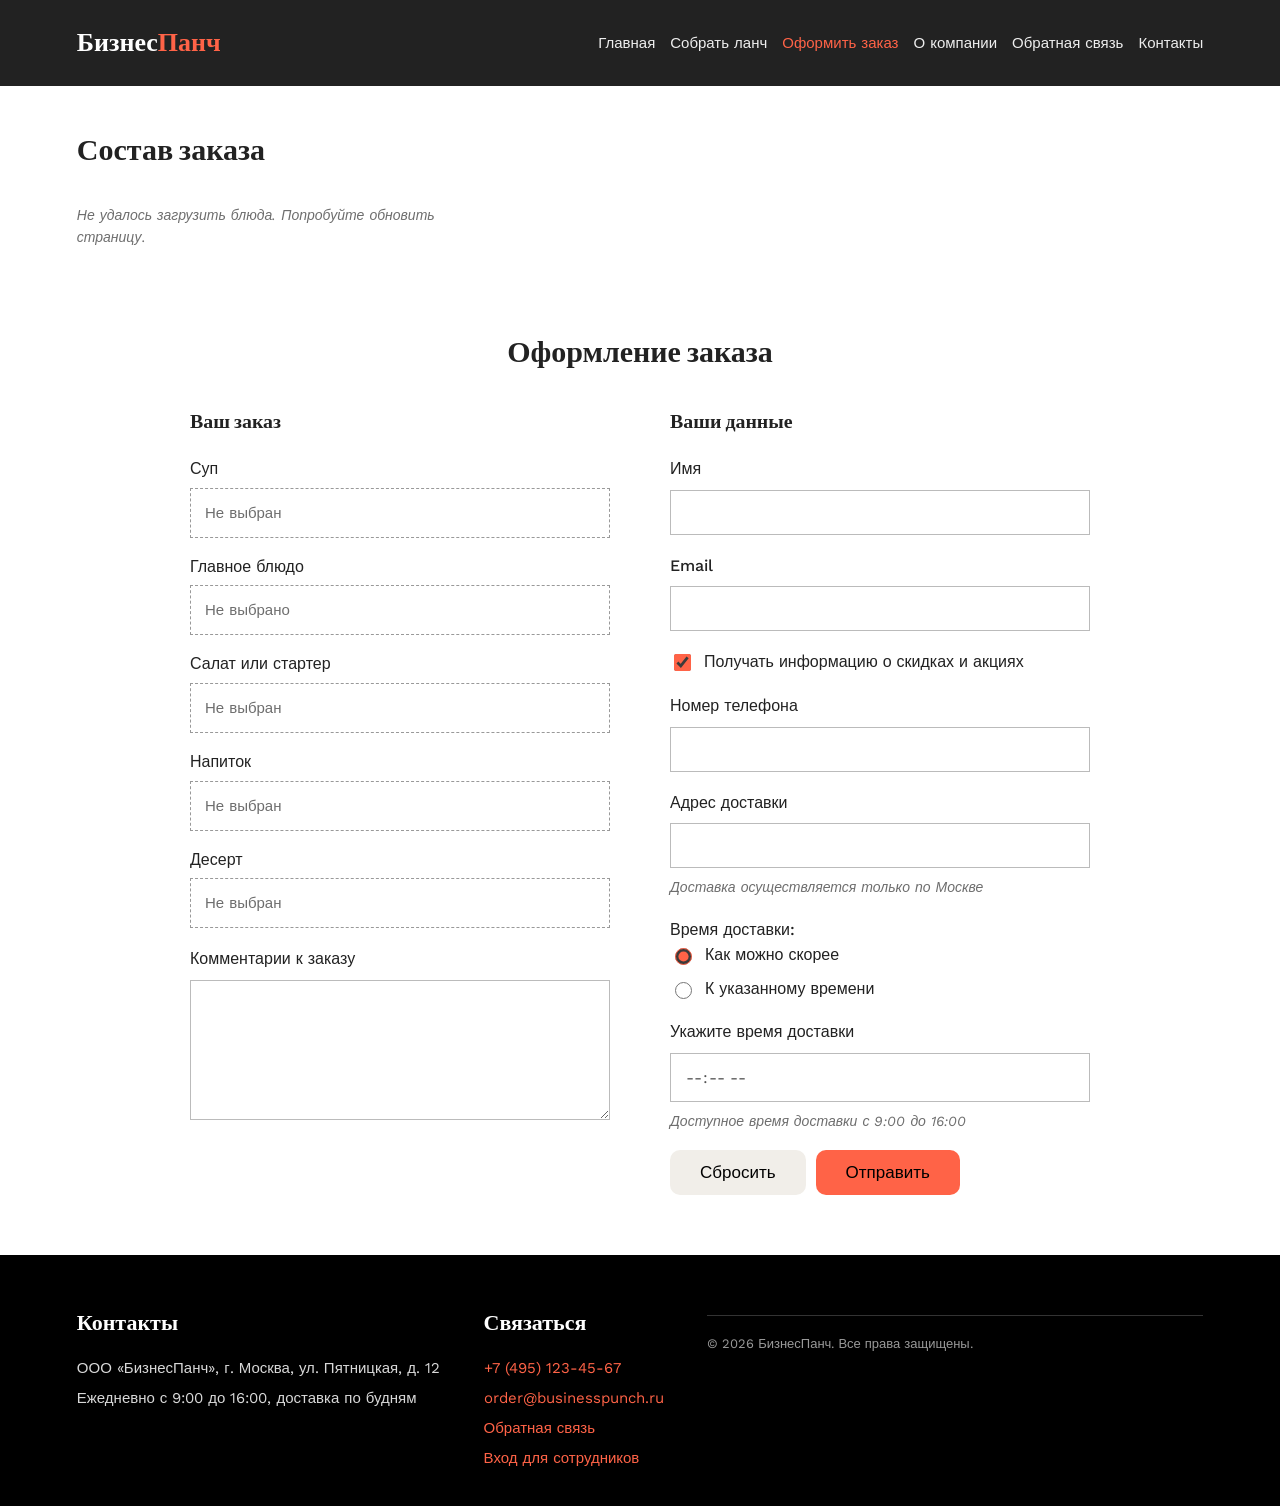
<file: checkout.html>
<!DOCTYPE html>
<html lang="ru">
<head>
<meta charset="UTF-8">
<meta name="viewport" content="width=device-width, initial-scale=1.0">
<title>Оформить заказ — БизнесПанч</title>
<link rel="preconnect" href="https://fonts.googleapis.com">
<link rel="preconnect" href="https://fonts.gstatic.com" crossorigin>
<link href="https://fonts.googleapis.com/css2?family=Fraunces:opsz,wght@9..144,400;9..144,600;9..144,700&amp;family=Work+Sans:wght@400;500;600&amp;display=swap" rel="stylesheet">
<link rel="stylesheet" href="style.css">
<link rel="stylesheet" href="lunch.css">
<link rel="stylesheet" href="print.css" media="print">
</head>
<body>

  <header>
    <h1><a href="index.html">Бизнес<span>Панч</span></a></h1>
    <nav>
      <a href="index.html">Главная</a>
      <a href="lunch.html">Собрать ланч</a>
      <a href="checkout.html" class="active">Оформить заказ</a>
      <a href="index.html#about">О компании</a>
      <a href="feedback.html">Обратная связь</a>
      <a href="#contacts">Контакты</a>
    </nav>
  </header>

  <main>

    <section class="dish-section" id="composition">
      <h2>Состав заказа</h2>
      <p class="empty-order" id="order-empty" hidden>Ничего не выбрано. Чтобы добавить блюда в заказ, перейдите на страницу <a href="lunch.html">Собрать ланч</a>.</p>
      <div class="dishes-grid" id="order-dishes" hidden></div>
    </section>

    <section class="order" id="order">
      <h2>Оформление заказа</h2>

      <form class="order-form" id="order-form">
        <div class="order-columns">

          <div class="order-col">
            <h3>Ваш заказ</h3>

            <div class="summary">
              <div class="pick-group" data-category="soup">
                <span class="pick-title">Суп</span>
                <p class="pick-empty">Не выбран</p>
                <p class="pick" hidden><span class="pick-text"></span><span class="pick-price"></span></p>
              </div>
              <div class="pick-group" data-category="main">
                <span class="pick-title">Главное блюдо</span>
                <p class="pick-empty">Не выбрано</p>
                <p class="pick" hidden><span class="pick-text"></span><span class="pick-price"></span></p>
              </div>
              <div class="pick-group" data-category="salad">
                <span class="pick-title">Салат или стартер</span>
                <p class="pick-empty">Не выбран</p>
                <p class="pick" hidden><span class="pick-text"></span><span class="pick-price"></span></p>
              </div>
              <div class="pick-group" data-category="drink">
                <span class="pick-title">Напиток</span>
                <p class="pick-empty">Не выбран</p>
                <p class="pick" hidden><span class="pick-text"></span><span class="pick-price"></span></p>
              </div>
              <div class="pick-group" data-category="dessert">
                <span class="pick-title">Десерт</span>
                <p class="pick-empty">Не выбран</p>
                <p class="pick" hidden><span class="pick-text"></span><span class="pick-price"></span></p>
              </div>
              <p class="summary-total" hidden>Стоимость заказа: <span class="total-sum">0 ₽</span></p>
            </div>

            <div class="field">
              <label for="comment">Комментарии к заказу</label>
              <textarea id="comment" name="comment" rows="6"></textarea>
            </div>
          </div>

          <div class="order-col">
            <h3>Ваши данные</h3>

            <div class="field">
              <label for="name">Имя</label>
              <input type="text" id="name" name="name" required>
            </div>

            <div class="field">
              <label for="email">Email</label>
              <input type="email" id="email" name="email" required>
            </div>

            <label class="checkbox-option">
              <input type="checkbox" name="promo" value="yes" checked>
              Получать информацию о скидках и акциях
            </label>

            <div class="field">
              <label for="phone">Номер телефона</label>
              <input type="tel" id="phone" name="phone" required>
            </div>

            <div class="field">
              <label for="address">Адрес доставки</label>
              <input type="text" id="address" name="address" required>
              <p class="hint">Доставка осуществляется только по Москве</p>
            </div>

            <fieldset class="field">
              <legend>Время доставки:</legend>
              <label class="radio-option"><input type="radio" name="delivery" value="asap" checked>Как можно скорее</label>
              <label class="radio-option"><input type="radio" name="delivery" value="scheduled">К указанному времени</label>
            </fieldset>

            <div class="field">
              <label for="delivery-time">Укажите время доставки</label>
              <input type="time" id="delivery-time" name="delivery_time" min="09:00" max="16:00">
              <p class="hint">Доступное время доставки с 9:00 до 16:00</p>
            </div>

            <div class="form-buttons">
              <button type="reset" class="btn btn-reset">Сбросить</button>
              <button type="submit" class="btn btn-submit">Отправить</button>
            </div>
          </div>

        </div>
      </form>
    </section>

  </main>

  <footer id="contacts">
    <div>
      <h2>Контакты</h2>
      <p>ООО «БизнесПанч», г. Москва, ул. Пятницкая, д. 12</p>
      <p>Ежедневно с 9:00 до 16:00, доставка по будням</p>
    </div>
    <div>
      <h2>Связаться</h2>
      <p><a href="tel:+74951234567">+7 (495) 123-45-67</a></p>
      <p><a href="mailto:order@businesspunch.ru">order@businesspunch.ru</a></p>
      <p><a href="feedback.html">Обратная связь</a></p>
      <p><a href="login.html">Вход для сотрудников</a></p>
    </div>
    <p class="footer-copy">© 2026 БизнесПанч. Все права защищены.</p>
  </footer>

  <script src="common.js"></script>
  <script src="dishes.js"></script>
  <script src="checkout.js"></script>
</body>
</html>
</file>
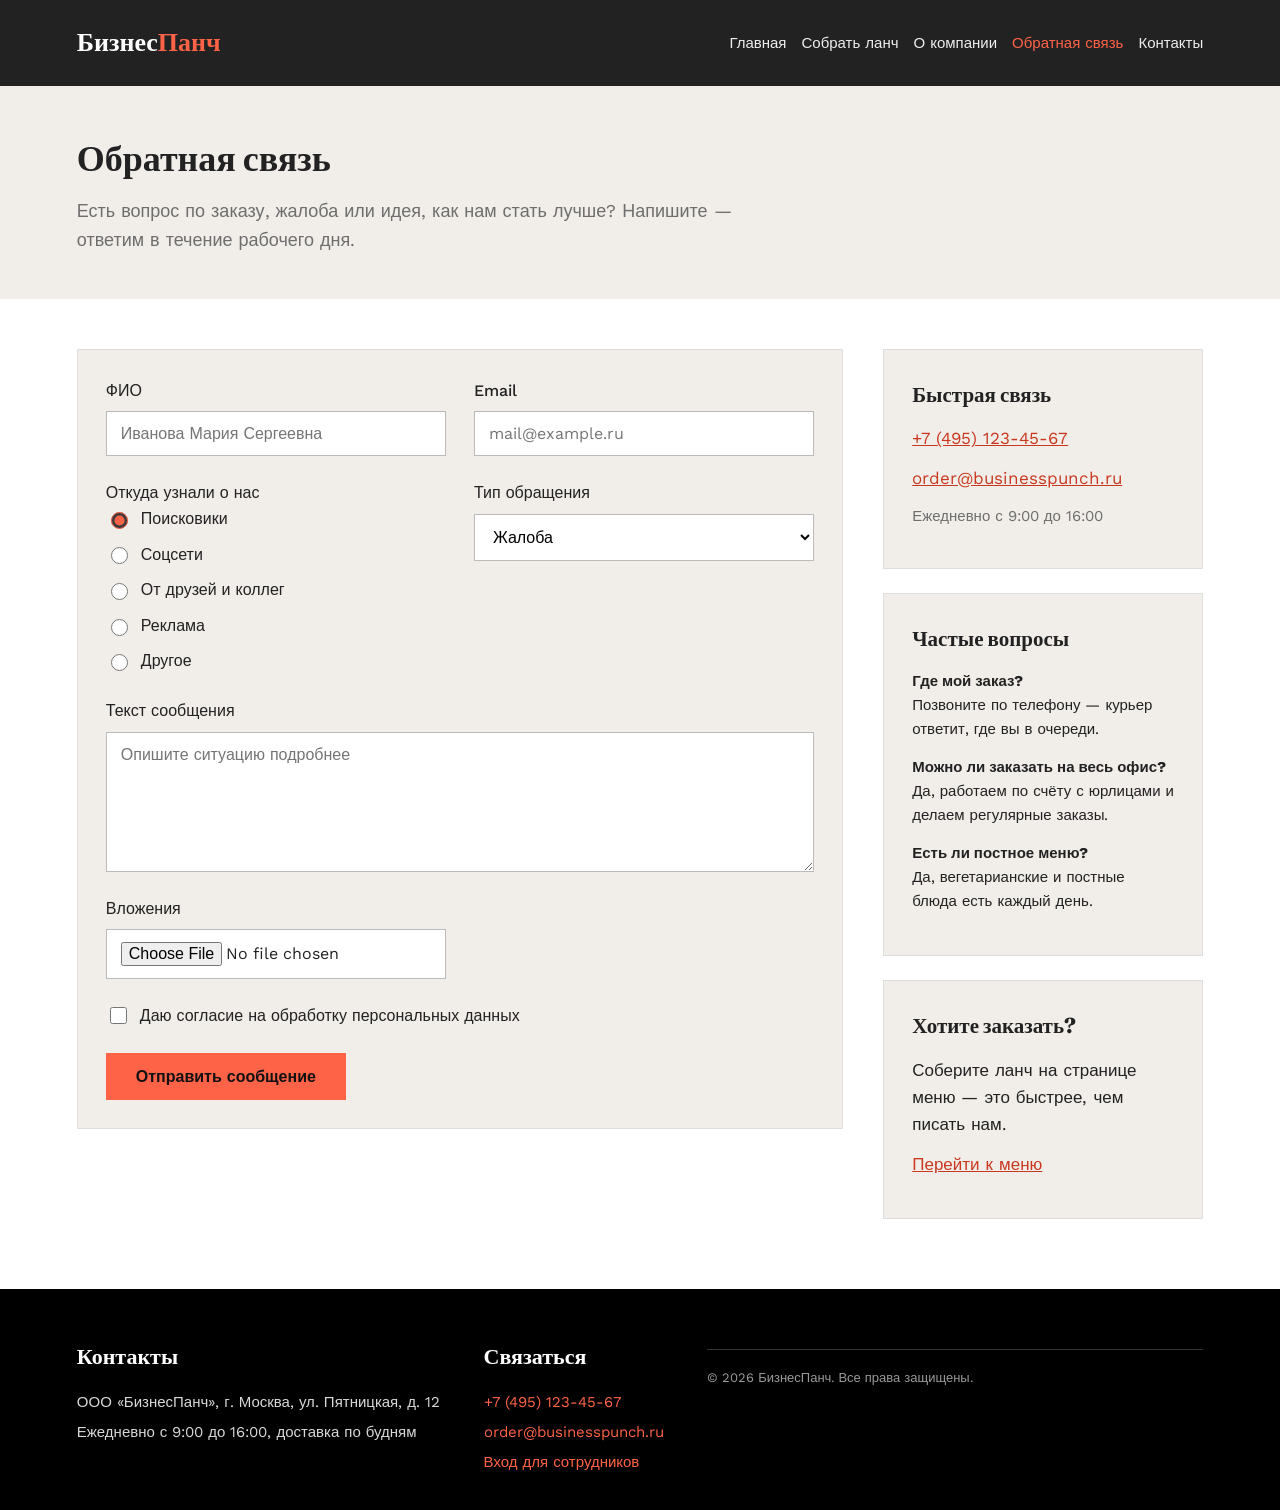
<file: feedback.html>
<!DOCTYPE html>
<html lang="ru">
<head>
<meta charset="UTF-8">
<meta name="viewport" content="width=device-width, initial-scale=1.0">
<title>Обратная связь — БизнесПанч</title>
<link rel="preconnect" href="https://fonts.googleapis.com">
<link rel="preconnect" href="https://fonts.gstatic.com" crossorigin>
<link href="https://fonts.googleapis.com/css2?family=Fraunces:opsz,wght@9..144,400;9..144,600;9..144,700&amp;family=Work+Sans:wght@400;500;600&amp;display=swap" rel="stylesheet">
<link rel="stylesheet" href="style.css">
<link rel="stylesheet" href="print.css" media="print">
</head>
<body>

  <header>
    <h1><a href="index.html">Бизнес<span>Панч</span></a></h1>
    <nav>
      <a href="index.html">Главная</a>
      <a href="lunch.html">Собрать ланч</a>
      <a href="index.html#about">О компании</a>
      <a href="feedback.html" class="active">Обратная связь</a>
      <a href="#contacts">Контакты</a>
    </nav>
  </header>

  <div class="page-head">
    <h2>Обратная связь</h2>
    <p>Есть вопрос по заказу, жалоба или идея, как нам стать лучше? Напишите — ответим в течение рабочего дня.</p>
  </div>

  <div class="layout">

    <main class="content">
      <div class="card feedback-card" id="feedback">

        <form class="feedback-form" action="https://httpbin.org/post" method="POST" enctype="multipart/form-data">

          <div class="form-row">
            <label for="fio">ФИО</label>
            <input type="text" id="fio" name="fio" placeholder="Иванова Мария Сергеевна" required>
          </div>

          <div class="form-row">
            <label for="email">Email</label>
            <input type="email" id="email" name="email" placeholder="mail@example.ru" required>
          </div>

          <fieldset class="form-row">
            <legend>Откуда узнали о нас</legend>
            <div class="radio-group">
              <label class="radio-option"><input type="radio" name="source" value="search" checked>Поисковики</label>
              <label class="radio-option"><input type="radio" name="source" value="social">Соцсети</label>
              <label class="radio-option"><input type="radio" name="source" value="friends">От друзей и коллег</label>
              <label class="radio-option"><input type="radio" name="source" value="ads">Реклама</label>
              <label class="radio-option"><input type="radio" name="source" value="other">Другое</label>
            </div>
          </fieldset>

          <div class="form-row">
            <label for="type">Тип обращения</label>
            <select id="type" name="type">
              <option value="complaint">Жалоба</option>
              <option value="suggestion">Предложение</option>
              <option value="question">Вопрос</option>
            </select>
          </div>

          <div class="form-row form-row--wide">
            <label for="message">Текст сообщения</label>
            <textarea id="message" name="message" rows="6" placeholder="Опишите ситуацию подробнее" required></textarea>
          </div>

          <div class="form-row">
            <label for="attachment">Вложения</label>
            <input type="file" id="attachment" name="attachment">
          </div>

          <div class="form-row form-row--checkbox">
            <label class="checkbox-option">
              <input type="checkbox" id="consent" name="consent" required>
              Даю согласие на обработку персональных данных
            </label>
          </div>

          <button type="submit" class="hero-cta">Отправить сообщение</button>

        </form>

        <p class="print-only">Форма обратной связи доступна на сайте. Напишите нам по адресу order@businesspunch.ru или позвоните: +7 (495) 123-45-67.</p>
      </div>
    </main>

    <aside class="sidebar">
      <div class="card">
        <h3>Быстрая связь</h3>
        <p><a href="tel:+74951234567">+7 (495) 123-45-67</a></p>
        <p><a href="mailto:order@businesspunch.ru">order@businesspunch.ru</a></p>
        <p class="muted">Ежедневно с 9:00 до 16:00</p>
      </div>

      <div class="card">
        <h3>Частые вопросы</h3>
        <ul class="faq">
          <li><strong>Где мой заказ?</strong>Позвоните по телефону — курьер ответит, где вы в очереди.</li>
          <li><strong>Можно ли заказать на весь офис?</strong>Да, работаем по счёту с юрлицами и делаем регулярные заказы.</li>
          <li><strong>Есть ли постное меню?</strong>Да, вегетарианские и постные блюда есть каждый день.</li>
        </ul>
      </div>

      <div class="card">
        <h3>Хотите заказать?</h3>
        <p>Соберите ланч на странице меню — это быстрее, чем писать нам.</p>
        <p><a href="lunch.html">Перейти к меню</a></p>
      </div>
    </aside>

  </div>

  <footer id="contacts">
    <div>
      <h2>Контакты</h2>
      <p>ООО «БизнесПанч», г. Москва, ул. Пятницкая, д. 12</p>
      <p>Ежедневно с 9:00 до 16:00, доставка по будням</p>
    </div>
    <div>
      <h2>Связаться</h2>
      <p><a href="tel:+74951234567">+7 (495) 123-45-67</a></p>
      <p><a href="mailto:order@businesspunch.ru">order@businesspunch.ru</a></p>
      <p><a href="login.html">Вход для сотрудников</a></p>
    </div>
    <p class="footer-copy">© 2026 БизнесПанч. Все права защищены.</p>
  </footer>

</body>
</html>
</file>
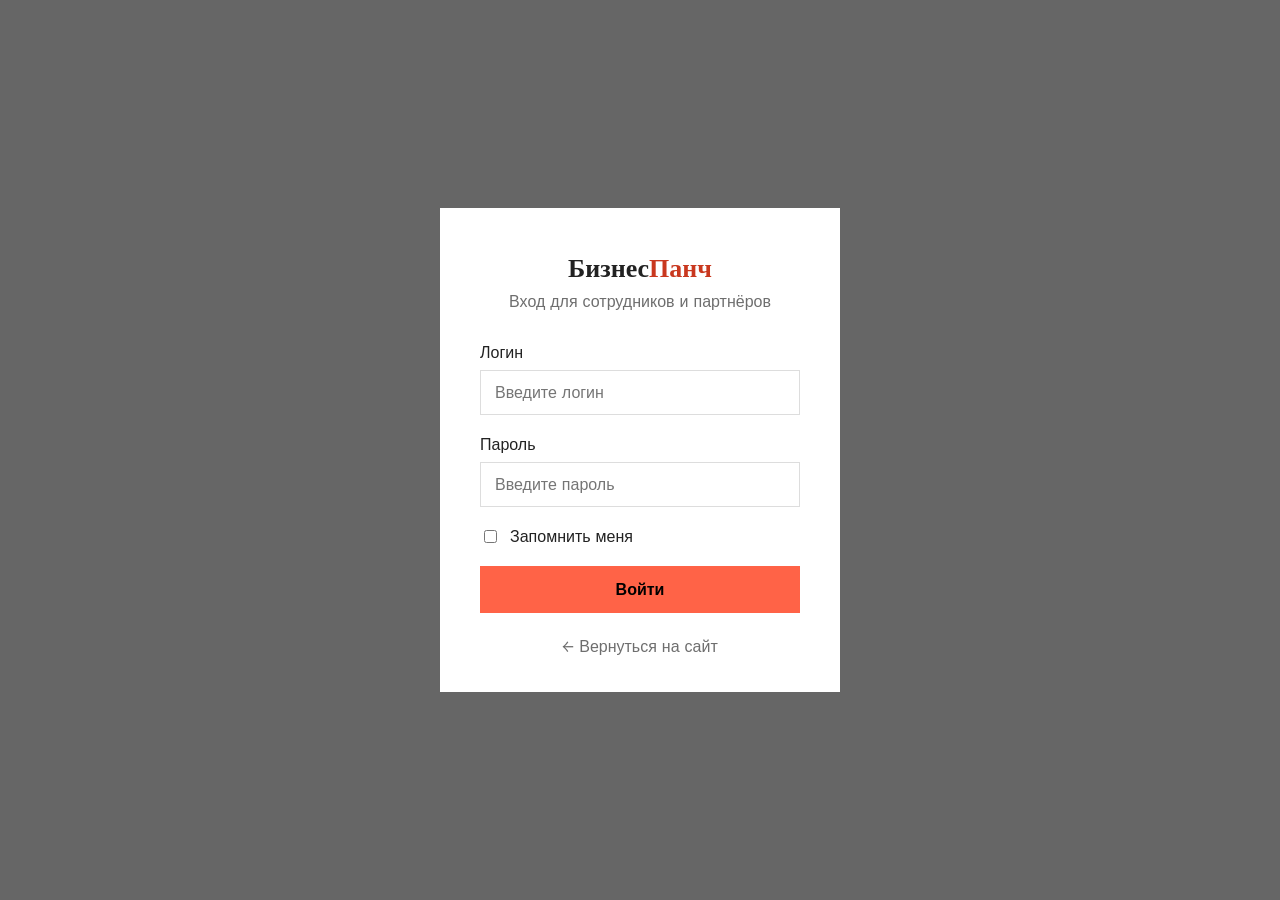
<file: login.html>
<!DOCTYPE html>
<html lang="ru">
<head>
<meta charset="UTF-8">
<meta name="viewport" content="width=device-width, initial-scale=1.0">
<title>Вход — БизнесПанч</title>
<link rel="preconnect" href="https://fonts.googleapis.com">
<link rel="preconnect" href="https://fonts.gstatic.com" crossorigin>
<link href="https://fonts.googleapis.com/css2?family=Fraunces:opsz,wght@9..144,400;9..144,600;9..144,700&amp;family=Work+Sans:wght@400;500;600&amp;display=swap" rel="stylesheet">
<link rel="stylesheet" href="auth.css">
<link rel="stylesheet" href="print.css" media="print">
</head>
<body>

  <div class="auth-screen">
    <div class="auth-overlay"></div>

    <main class="auth-card">
      <h1>Бизнес<span>Панч</span></h1>
      <p class="auth-subtitle">Вход для сотрудников и партнёров</p>

      <form class="auth-form" action="https://httpbin.org/post" method="POST">

        <div class="form-row">
          <label for="login">Логин</label>
          <input type="text" id="login" name="login" placeholder="Введите логин" required>
        </div>

        <div class="form-row">
          <label for="password">Пароль</label>
          <input type="password" id="password" name="password" placeholder="Введите пароль" required>
        </div>

        <div class="form-row form-row--checkbox">
          <label class="checkbox-option">
            <input type="checkbox" id="remember" name="remember" value="yes">
            Запомнить меня
          </label>
        </div>

        <button type="submit" class="auth-cta">Войти</button>

      </form>

      <a class="auth-back" href="index.html">← Вернуться на сайт</a>
    </main>
  </div>

</body>
</html>
</file>
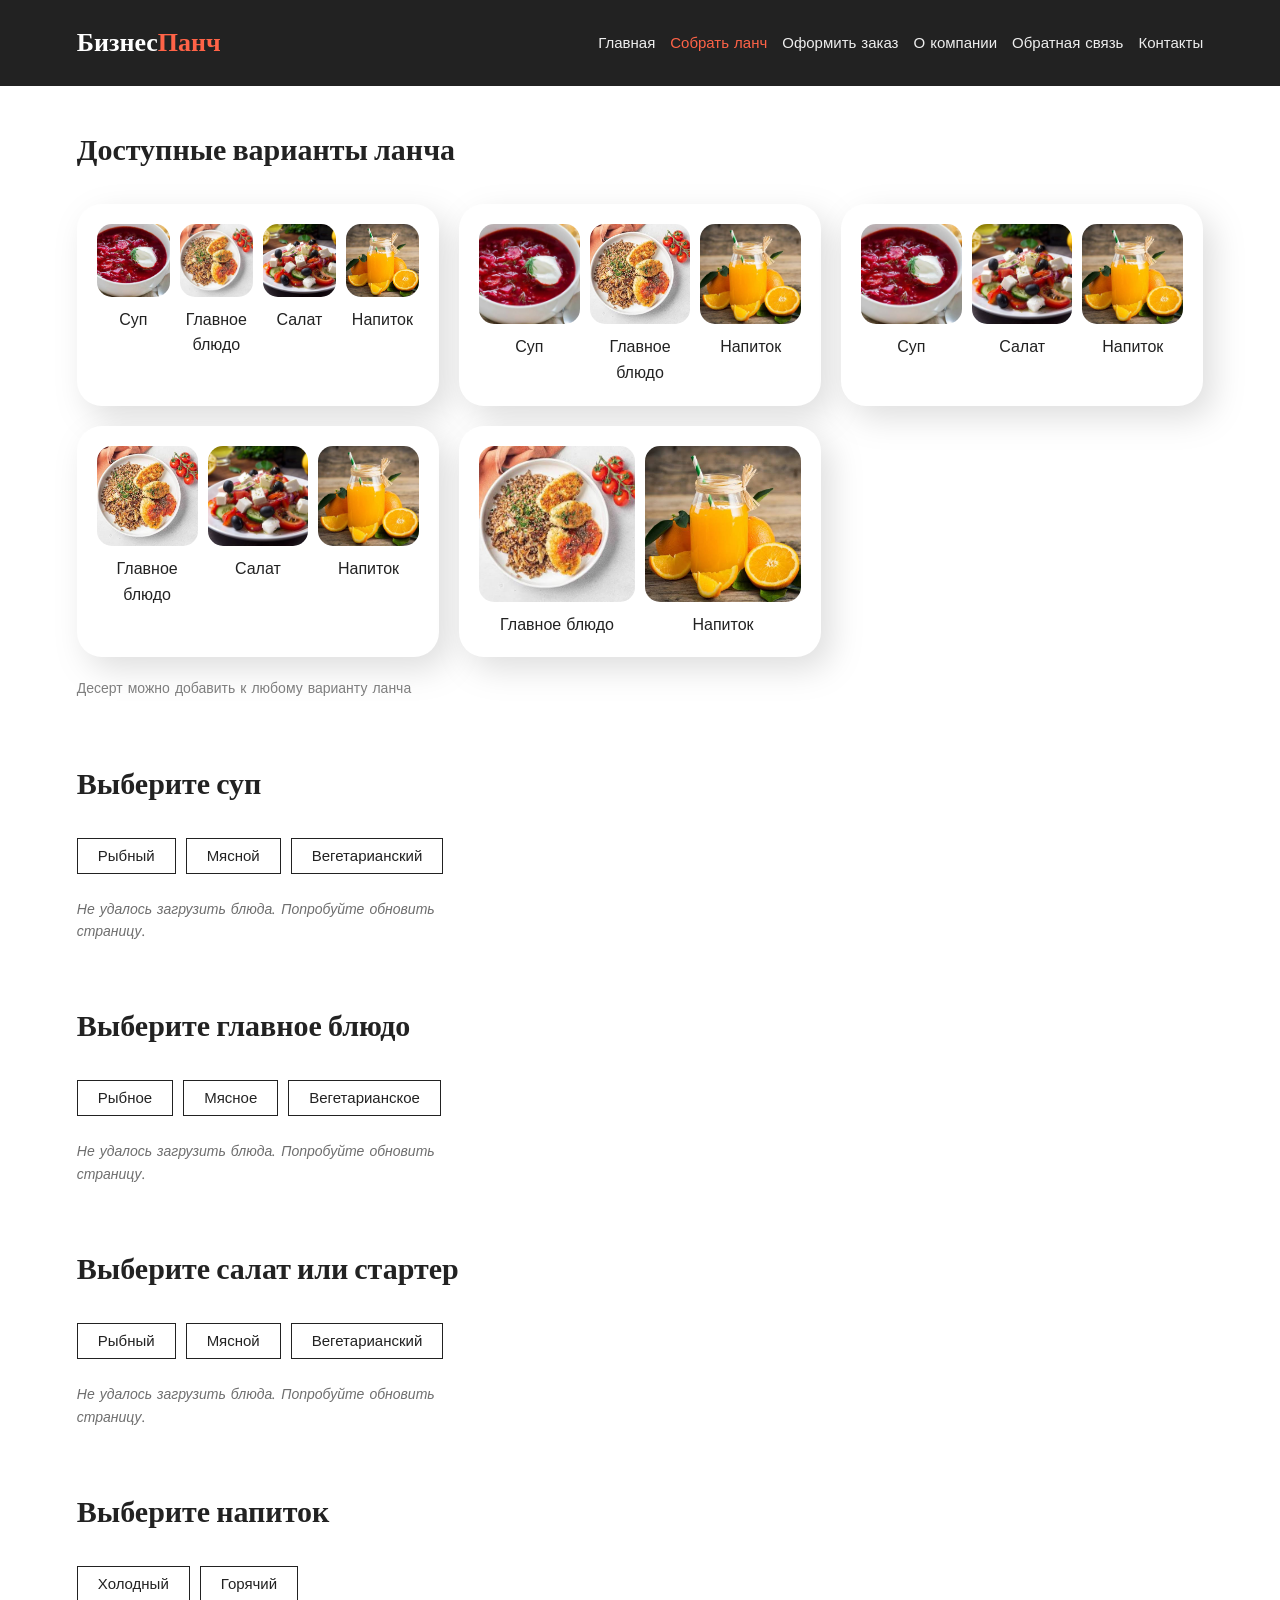
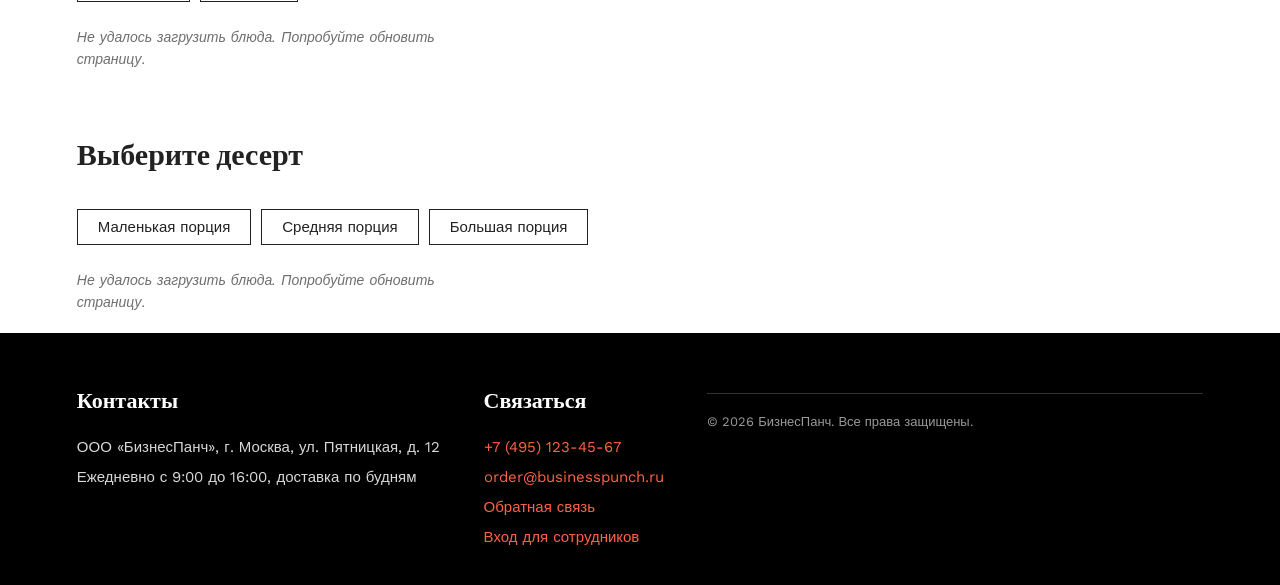
<file: lunch.html>
<!DOCTYPE html>
<html lang="ru">
<head>
<meta charset="UTF-8">
<meta name="viewport" content="width=device-width, initial-scale=1.0">
<title>Собрать ланч — БизнесПанч</title>
<link rel="preconnect" href="https://fonts.googleapis.com">
<link rel="preconnect" href="https://fonts.gstatic.com" crossorigin>
<link href="https://fonts.googleapis.com/css2?family=Fraunces:opsz,wght@9..144,400;9..144,600;9..144,700&amp;family=Work+Sans:wght@400;500;600&amp;display=swap" rel="stylesheet">
<link rel="stylesheet" href="style.css">
<link rel="stylesheet" href="lunch.css">
<link rel="stylesheet" href="print.css" media="print">
</head>
<body>

  <header>
    <h1><a href="index.html">Бизнес<span>Панч</span></a></h1>
    <nav>
      <a href="index.html">Главная</a>
      <a href="lunch.html" class="active">Собрать ланч</a>
      <a href="checkout.html">Оформить заказ</a>
      <a href="index.html#about">О компании</a>
      <a href="feedback.html">Обратная связь</a>
      <a href="#contacts">Контакты</a>
    </nav>
  </header>

  <main>

    <section class="combo-section" id="combos">
      <h2>Доступные варианты ланча</h2>
      <div class="combo-grid">
        <div class="combo">
          <div class="combo-dish">
            <img src="images/borch.jpeg" alt="Суп" width="600" height="600">
            <p class="combo-caption">Суп</p>
          </div>
          <div class="combo-dish">
            <img src="images/kotleti-s-grechkoi.jpeg" alt="Главное блюдо" width="600" height="600">
            <p class="combo-caption">Главное блюдо</p>
          </div>
          <div class="combo-dish">
            <img src="images/greek-salad.jpeg" alt="Салат" width="600" height="600">
            <p class="combo-caption">Салат</p>
          </div>
          <div class="combo-dish">
            <img src="images/orange-sok.jpeg" alt="Напиток" width="600" height="600">
            <p class="combo-caption">Напиток</p>
          </div>
        </div>
        <div class="combo">
          <div class="combo-dish">
            <img src="images/borch.jpeg" alt="Суп" width="600" height="600">
            <p class="combo-caption">Суп</p>
          </div>
          <div class="combo-dish">
            <img src="images/kotleti-s-grechkoi.jpeg" alt="Главное блюдо" width="600" height="600">
            <p class="combo-caption">Главное блюдо</p>
          </div>
          <div class="combo-dish">
            <img src="images/orange-sok.jpeg" alt="Напиток" width="600" height="600">
            <p class="combo-caption">Напиток</p>
          </div>
        </div>
        <div class="combo">
          <div class="combo-dish">
            <img src="images/borch.jpeg" alt="Суп" width="600" height="600">
            <p class="combo-caption">Суп</p>
          </div>
          <div class="combo-dish">
            <img src="images/greek-salad.jpeg" alt="Салат" width="600" height="600">
            <p class="combo-caption">Салат</p>
          </div>
          <div class="combo-dish">
            <img src="images/orange-sok.jpeg" alt="Напиток" width="600" height="600">
            <p class="combo-caption">Напиток</p>
          </div>
        </div>
        <div class="combo">
          <div class="combo-dish">
            <img src="images/kotleti-s-grechkoi.jpeg" alt="Главное блюдо" width="600" height="600">
            <p class="combo-caption">Главное блюдо</p>
          </div>
          <div class="combo-dish">
            <img src="images/greek-salad.jpeg" alt="Салат" width="600" height="600">
            <p class="combo-caption">Салат</p>
          </div>
          <div class="combo-dish">
            <img src="images/orange-sok.jpeg" alt="Напиток" width="600" height="600">
            <p class="combo-caption">Напиток</p>
          </div>
        </div>
        <div class="combo">
          <div class="combo-dish">
            <img src="images/kotleti-s-grechkoi.jpeg" alt="Главное блюдо" width="600" height="600">
            <p class="combo-caption">Главное блюдо</p>
          </div>
          <div class="combo-dish">
            <img src="images/orange-sok.jpeg" alt="Напиток" width="600" height="600">
            <p class="combo-caption">Напиток</p>
          </div>
        </div>
      </div>
      <p class="dessert-note">Десерт можно добавить к любому варианту ланча</p>
    </section>

    <section class="dish-section" id="soups">
      <h2>Выберите суп</h2>
      <div class="filters" data-category="soup">
        <button type="button" class="filter-btn" data-kind="fish">Рыбный</button>
        <button type="button" class="filter-btn" data-kind="meat">Мясной</button>
        <button type="button" class="filter-btn" data-kind="veg">Вегетарианский</button>
      </div>
      <div class="dishes-grid" data-category="soup"></div>
    </section>

    <section class="dish-section" id="mains">
      <h2>Выберите главное блюдо</h2>
      <div class="filters" data-category="main">
        <button type="button" class="filter-btn" data-kind="fish">Рыбное</button>
        <button type="button" class="filter-btn" data-kind="meat">Мясное</button>
        <button type="button" class="filter-btn" data-kind="veg">Вегетарианское</button>
      </div>
      <div class="dishes-grid" data-category="main"></div>
    </section>

    <section class="dish-section" id="salads">
      <h2>Выберите салат или стартер</h2>
      <div class="filters" data-category="salad">
        <button type="button" class="filter-btn" data-kind="fish">Рыбный</button>
        <button type="button" class="filter-btn" data-kind="meat">Мясной</button>
        <button type="button" class="filter-btn" data-kind="veg">Вегетарианский</button>
      </div>
      <div class="dishes-grid" data-category="salad"></div>
    </section>

    <section class="dish-section" id="drinks">
      <h2>Выберите напиток</h2>
      <div class="filters" data-category="drink">
        <button type="button" class="filter-btn" data-kind="cold">Холодный</button>
        <button type="button" class="filter-btn" data-kind="hot">Горячий</button>
      </div>
      <div class="dishes-grid" data-category="drink"></div>
    </section>

    <section class="dish-section" id="desserts">
      <h2>Выберите десерт</h2>
      <div class="filters" data-category="dessert">
        <button type="button" class="filter-btn" data-kind="small">Маленькая порция</button>
        <button type="button" class="filter-btn" data-kind="medium">Средняя порция</button>
        <button type="button" class="filter-btn" data-kind="large">Большая порция</button>
      </div>
      <div class="dishes-grid" data-category="dessert"></div>
    </section>

    <div class="checkout-panel" id="checkout-panel" hidden>
      <p class="checkout-total">Стоимость заказа: <span id="panel-total">0 ₽</span></p>
      <p class="checkout-hint" id="panel-hint" hidden></p>
      <a class="checkout-link disabled" id="checkout-link" aria-disabled="true">Перейти к оформлению</a>
    </div>

  </main>

  <footer id="contacts">
    <div>
      <h2>Контакты</h2>
      <p>ООО «БизнесПанч», г. Москва, ул. Пятницкая, д. 12</p>
      <p>Ежедневно с 9:00 до 16:00, доставка по будням</p>
    </div>
    <div>
      <h2>Связаться</h2>
      <p><a href="tel:+74951234567">+7 (495) 123-45-67</a></p>
      <p><a href="mailto:order@businesspunch.ru">order@businesspunch.ru</a></p>
      <p><a href="feedback.html">Обратная связь</a></p>
      <p><a href="login.html">Вход для сотрудников</a></p>
    </div>
    <p class="footer-copy">© 2026 БизнесПанч. Все права защищены.</p>
  </footer>

  <script src="common.js"></script>
  <script src="dishes.js"></script>
  <script src="display.js"></script>
  <script src="filter.js"></script>
  <script src="order.js"></script>
</body>
</html>
</file>
<file: style.css>
* {
    box-sizing: border-box;
}

body {
    display: flex;
    flex-direction: column;
    min-height: 100vh;
    margin: 0;
    font-family: 'Work Sans', sans-serif;
    font-size: 17px;
    line-height: 1.6;
    color: #222222;
}

h1, h2, h3 {
    margin: 0;
    font-family: 'Fraunces', serif;
}

p {
    max-width: 62ch;
    margin: 0 0 12px;
}

img {
    max-width: 100%;
}

header {
    display: flex;
    flex-wrap: wrap;
    align-items: center;
    justify-content: space-between;
    gap: 16px;
    padding: 22px 6vw;
    background-color: #222222;
}

header h1 {
    font-size: 26px;
}

header h1 a {
    color: #FFFFFF;
    text-decoration: none;
}

header h1 span {
    color: tomato;
}

nav {
    display: flex;
    flex-wrap: wrap;
    gap: 15px;
}

nav a {
    color: #EEEEEE;
    font-size: 15px;
    font-weight: 500;
    text-decoration: none;
}

nav a:hover,
nav a.active {
    color: tomato;
}

section {
    padding: 60px 6vw;
}

section h2 {
    margin-bottom: 30px;
    font-size: 30px;
}

.hero {
    display: flex;
    flex-wrap: wrap;
    align-items: center;
    gap: 56px;
}

.hero-text,
.hero-image {
    flex: 1 1 380px;
}

.hero h2 {
    font-size: 44px;
    line-height: 1.1;
}

.hero p {
    margin-bottom: 28px;
    font-size: 18px;
    color: #6E6E6E;
}

.hero-image img {
    width: 100%;
    height: 380px;
    object-fit: cover;
}

.hero-cta {
    display: inline-block;
    padding: 14px 30px;
    border: none;
    background-color: tomato;
    color: #111111;
    font-family: inherit;
    font-size: 16px;
    font-weight: 600;
    text-decoration: none;
    cursor: pointer;
}

.hero-cta:hover {
    background-color: #C9381F;
    color: #FFFFFF;
}

.advantages {
    background-color: #F1EEE9;
}

.advantages ul {
    display: grid;
    grid-template-columns: repeat(auto-fit, minmax(240px, 1fr));
    gap: 28px;
    margin: 0;
    padding: 0;
    list-style: none;
}

.advantages li {
    padding: 24px;
    border: 1px solid #DDDDDD;
    background-color: #FFFFFF;
}

.advantages strong {
    display: block;
    margin-bottom: 8px;
    font-family: 'Fraunces', serif;
    font-size: 19px;
}

.promo {
    display: flex;
    flex-wrap: wrap;
    align-items: center;
    justify-content: space-between;
    gap: 24px 40px;
    background-color: #222222;
    color: #FFFFFF;
}

.promo h2 {
    margin-bottom: 8px;
}

.promo p {
    margin: 0;
}

.table-wrap {
    overflow-x: auto;
}

table {
    width: 100%;
    border-collapse: collapse;
}

caption {
    caption-side: bottom;
    padding: 12px;
    text-align: left;
    font-size: 14px;
    color: #6E6E6E;
}

th, td {
    padding: 16px 18px;
    border: 1px solid #DDDDDD;
    text-align: left;
    font-size: 16px;
}

th {
    background-color: #222222;
    color: #FFFFFF;
}

tbody tr:nth-child(even) {
    background-color: #F1EEE9;
}

td.price {
    text-align: right;
    white-space: nowrap;
}

footer {
    display: flex;
    flex-wrap: wrap;
    justify-content: space-between;
    gap: 30px;
    margin-top: auto;
    padding: 50px 6vw 30px;
    background-color: #000000;
    color: #FFFFFF;
}

footer h2 {
    margin-bottom: 16px;
    font-size: 22px;
}

footer p {
    margin: 6px 0;
    font-size: 15px;
    color: #D8D8D8;
}

footer a {
    color: tomato;
    text-decoration: none;
}

footer a:hover {
    color: #EEEEEE;
}

.footer-copy {
    width: 100%;
    margin-top: 10px;
    padding-top: 18px;
    border-top: 1px solid #333333;
    font-size: 13px;
    color: #999999;
}

.page-head {
    padding: 44px 6vw;
    background-color: #F1EEE9;
}

.page-head h2 {
    margin-bottom: 10px;
    font-size: 36px;
}

.page-head p {
    margin: 0;
    font-size: 18px;
    color: #6E6E6E;
}

.layout {
    display: flex;
    align-items: flex-start;
    gap: 40px;
    padding: 50px 6vw 70px;
}

.content {
    flex: 1;
    min-width: 0;
}

.sidebar {
    display: flex;
    flex: 0 0 320px;
    flex-direction: column;
    gap: 24px;
}

.card {
    padding: 28px;
    border: 1px solid #DDDDDD;
    background-color: #F1EEE9;
}

.card h3 {
    margin-bottom: 14px;
    font-size: 21px;
}

.card a {
    color: #C9381F;
}

.card a:hover {
    color: #222222;
}

.muted {
    font-size: 15px;
    color: #6E6E6E;
}

.faq {
    margin: 0;
    padding: 0;
    list-style: none;
    font-size: 15px;
}

.faq li {
    margin-bottom: 14px;
}

.faq strong {
    display: block;
}

.print-only {
    display: none;
}

.feedback-form {
    display: grid;
    grid-template-columns: repeat(auto-fit, minmax(260px, 1fr));
    gap: 24px 28px;
}

.feedback-form .hero-cta {
    grid-column: 1 / -1;
    justify-self: start;
}

.form-row--wide,
.form-row--checkbox {
    grid-column: 1 / -1;
}

.form-row,
.field {
    display: flex;
    flex-direction: column;
    gap: 8px;
    min-width: 0;
    margin: 0;
    padding: 0;
    border: none;
}

label,
legend,
.pick-title {
    padding: 0;
    font-size: 16px;
    font-weight: 500;
}

input:not([type="radio"]):not([type="checkbox"]),
select,
textarea {
    width: 100%;
    padding: 12px 14px;
    border: 1px solid #BBBBBB;
    background-color: #FFFFFF;
    font-family: inherit;
    font-size: 16px;
}

textarea {
    resize: vertical;
}

input:focus,
select:focus,
textarea:focus {
    outline: 2px solid tomato;
}

input[type="radio"],
input[type="checkbox"] {
    width: 17px;
    height: 17px;
    accent-color: tomato;
}

.radio-group {
    display: flex;
    flex-direction: column;
    gap: 10px;
}

.radio-option,
.checkbox-option {
    display: flex;
    align-items: center;
    gap: 10px;
    font-weight: 400;
    cursor: pointer;
}

.filters {
    display: flex;
    flex-wrap: wrap;
    gap: 10px;
    margin-bottom: 24px;
}

.filter-btn {
    padding: 8px 20px;
    border: 1px solid #222222;
    background-color: #FFFFFF;
    color: #222222;
    font-family: inherit;
    font-size: 15px;
    font-weight: 500;
    cursor: pointer;
}

.filter-btn:hover {
    border-color: tomato;
    color: #C9381F;
}

.filter-btn.active {
    border-color: tomato;
    background-color: tomato;
    color: #111111;
}

.dish[hidden] {
    display: none;
}

@media (max-width: 800px) {
    nav {
        flex: 1 1 100%;
        justify-content: space-between;
    }

    .hero-image img {
        width: 500px;
    }

    .layout {
        flex-direction: column;
        align-items: stretch;
    }

    .sidebar {
        flex: none;
    }
}

@media (max-width: 600px) {
    header {
        flex-direction: column;
    }

    header h1 {
        width: 100%;
        text-align: center;
    }

    nav {
        flex: none;
        flex-direction: column;
        align-items: center;
    }

    nav a {
        font-size: 19px;
    }

    .hero-image img {
        width: 100%;
    }

    th, td {
        padding: 12px;
        font-size: 14px;
    }
}

@media (max-width: 400px) {
    th, td {
        padding: 8px 5px;
        font-size: 12px;
    }
}
</file>
<file: lunch.css>
[hidden] {
    display: none !important;
}

.dish-section {
    padding: 40px 6vw 20px;
}

.dishes-grid {
    display: grid;
    grid-template-columns: repeat(3, 1fr);
    gap: 10px;
}

.dish {
    display: flex;
    flex-direction: column;
    padding: 30px 40px;
    border-radius: 35px;
    background-color: #FFFFFF;
    filter: drop-shadow(17px 19px 24px rgba(0, 0, 0, 0.13));
}

.dish:hover,
.dish.is-selected {
    outline: 3px solid tomato;
}

.dish img {
    width: 100%;
    height: auto;
    aspect-ratio: 1 / 1;
    object-fit: cover;
    border-radius: 35px;
    background-color: #EDEAE5;
    font-size: 0;
}

.dish-price {
    margin: 20px 0 0;
    font-size: 24px;
}

.dish-name {
    margin: 4px 0 0;
    font-size: 22px;
}

.dish-weight {
    margin: auto 0 0;
    padding-top: 16px;
    color: #808080;
}

.dish-button {
    margin-top: 10px;
    padding: 10px 30px;
    border-radius: 10px;
    background-color: #F1EEE9;
    border: none;
    font: inherit;
    color: inherit;
    text-align: center;
    cursor: pointer;
}

.dish-button:hover {
    background-color: tomato;
}

.added {
    display: none;
}

.dish-button.is-selected {
    background-color: #222222;
    color: #FFFFFF;
}

.dish-button.is-selected .add {
    display: none;
}

.dish-button.is-selected .added {
    display: inline;
}

.summary {
    display: flex;
    flex-direction: column;
    gap: 16px;
}

.pick-group {
    display: flex;
    flex-direction: column;
    gap: 6px;
}

.pick-empty,
.pick {
    margin: 0;
    padding: 12px 14px;
    font-size: 15px;
}

.pick-empty {
    border: 1px dashed #999999;
    color: #6E6E6E;
}

.pick {
    display: flex;
    justify-content: space-between;
    gap: 12px;
    background-color: #F1EEE9;
}

.summary-total {
    margin: 0;
    padding-top: 12px;
    border-top: 1px solid #DDDDDD;
    font-size: 20px;
    font-weight: 600;
}

.order h2 {
    text-align: center;
}

.order-form {
    max-width: 900px;
    margin: 0 auto;
}

.order-columns {
    display: flex;
    flex-wrap: wrap;
    gap: 30px 60px;
}

.order-col {
    display: flex;
    flex: 1 1 300px;
    flex-direction: column;
    gap: 18px;
    min-width: 0;
}

.hint {
    margin: 0;
    font-size: 14px;
    font-style: italic;
    color: #6E6E6E;
}

.form-buttons {
    display: flex;
    gap: 10px;
}

.btn {
    padding: 12px 30px;
    border: none;
    border-radius: 10px;
    background-color: #F1EEE9;
    font-family: inherit;
    font-size: 17px;
    cursor: pointer;
}

.btn-submit {
    background-color: tomato;
}

.btn:hover {
    background-color: #222222;
    color: #FFFFFF;
}

@media (max-width: 800px) {
    .combo-grid {
        grid-template-columns: repeat(2, 1fr);
    }

    .dishes-grid {
        grid-template-columns: repeat(2, 1fr);
    }
}

@media (max-width: 600px) {
    .combo-grid {
        grid-template-columns: 1fr;
    }

    .dishes-grid {
        grid-template-columns: 1fr;
    }

    .dish-section h2,
    .order h2 {
        text-align: center;
    }
}

.combo-section {
    padding: 40px 6vw 20px;
}

.combo-grid {
    display: grid;
    grid-template-columns: repeat(3, 1fr);
    gap: 20px;
}

.combo {
    display: flex;
    gap: 10px;
    padding: 20px;
    border-radius: 25px;
    background-color: #FFFFFF;
    filter: drop-shadow(10px 12px 16px rgba(0, 0, 0, 0.13));
}

.combo-dish {
    display: flex;
    flex: 1;
    flex-direction: column;
    min-width: 0;
}

.combo-dish img {
    width: 100%;
    height: auto;
    aspect-ratio: 1 / 1;
    object-fit: cover;
    border-radius: 15px;
    transition: transform 0.3s;
}

.combo-dish img:hover {
    transform: translateY(-8px) scale(1.1);
}

.combo-caption {
    margin: 10px 0 0;
    font-size: 16px;
    text-align: center;
}

.dessert-note {
    margin: 20px 0 0;
    font-size: 14px;
    color: #808080;
}

.notification-overlay {
    position: fixed;
    top: 0;
    left: 0;
    width: 100%;
    height: 100%;
    display: flex;
    align-items: center;
    justify-content: center;
    background-color: rgba(0, 0, 0, 0.5);
    z-index: 1000;
}

.notification {
    display: flex;
    flex-direction: column;
    align-items: center;
    gap: 20px;
    max-width: 400px;
    margin: 20px;
    padding: 30px 40px;
    border-radius: 20px;
    background-color: #FFFFFF;
    text-align: center;
}

.notification-text {
    margin: 0;
    font-size: 20px;
}

.notification-btn {
    padding: 10px 40px;
    border: none;
    border-radius: 10px;
    background-color: #F1EEE9;
    font-family: inherit;
    font-size: 17px;
    cursor: pointer;
}

.notification-btn:hover {
    background-color: tomato;
    color: #FFFFFF;
}

.pick-price {
    white-space: nowrap;
}

.empty-order {
    margin: 0;
    font-size: 18px;
}

.empty-order a {
    color: #C9381F;
}

.checkout-panel {
    position: sticky;
    bottom: 0;
    z-index: 100;
    display: flex;
    flex-wrap: wrap;
    align-items: center;
    justify-content: center;
    gap: 10px 30px;
    padding: 16px 6vw;
    background-color: #222222;
    color: #FFFFFF;
}

.checkout-total,
.checkout-hint {
    margin: 0;
}

.checkout-total {
    font-size: 20px;
    font-weight: 600;
}

.checkout-hint {
    font-size: 14px;
    color: #D8D8D8;
}

.checkout-link {
    padding: 10px 30px;
    border-radius: 10px;
    background-color: tomato;
    color: #111111;
    font-weight: 600;
    text-decoration: none;
}

.checkout-link:hover {
    background-color: #C9381F;
    color: #FFFFFF;
}

.checkout-link.disabled {
    background-color: #555555;
    color: #999999;
    cursor: not-allowed;
    pointer-events: none;
}
</file>
<file: print.css>
* {
    background: none !important;
    color: #000000 !important;
    filter: none !important;
    box-shadow: none !important;
}

body {
    display: block;
    min-height: 0;
    font-size: 12pt;
}

nav,
.hero-image,
.hero-cta,
.promo,
.dish img,
.dish-button,
.choice,
.order,
.feedback-form,
.auth-form,
.auth-back,
.auth-overlay,
.sidebar .card:last-child {
    display: none !important;
}

header,
footer {
    display: block;
    padding: 10pt 0;
    border-bottom: 1px solid #000000;
}

section,
.hero,
.layout,
.sidebar {
    display: block;
    padding: 10pt 0;
}

.card,
.dish,
.advantages li {
    margin-bottom: 8pt;
    padding: 8pt;
    border: 1px solid #000000;
    border-radius: 0;
    page-break-inside: avoid;
}

.dishes-grid {
    gap: 8pt;
}

th, td {
    padding: 5pt;
    border: 1px solid #000000;
    font-size: 11pt;
}

.print-only {
    display: block;
}

.auth-screen {
    display: block;
    min-height: 0;
    padding: 0;
}
</file>
<file: auth.css>
* {
    box-sizing: border-box;
}

body {
    margin: 0;
    font-family: 'Work Sans', sans-serif;
    color: #222222;
}

.auth-screen {
    position: relative;
    display: flex;
    align-items: center;
    justify-content: center;
    min-height: 100vh;
    padding: 24px;
    background: url('https://images.unsplash.com/photo-1517248135467-4c7edcad34c4?w=1800&q=80') center / cover;
}

.auth-overlay {
    position: absolute;
    inset: 0;
    background-color: rgba(0, 0, 0, 0.6);
}

.auth-card {
    position: relative;
    width: 100%;
    max-width: 400px;
    padding: 44px 40px 36px;
    background-color: #FFFFFF;
}

.auth-card h1 {
    margin: 0;
    text-align: center;
    font-family: 'Fraunces', serif;
    font-size: 26px;
}

.auth-card h1 span {
    color: #C9381F;
}

.auth-subtitle {
    margin: 8px 0 32px;
    text-align: center;
    color: #6E6E6E;
}

.auth-form {
    display: flex;
    flex-direction: column;
    gap: 20px;
}

.form-row {
    display: flex;
    flex-direction: column;
    gap: 8px;
}

.auth-form input[type="text"],
.auth-form input[type="password"] {
    width: 100%;
    padding: 12px 14px;
    border: 1px solid #DDDDDD;
    font-family: inherit;
    font-size: 16px;
}

.auth-form input:focus {
    outline: 2px solid tomato;
}

.checkbox-option {
    display: flex;
    align-items: center;
    gap: 10px;
    accent-color: tomato;
    cursor: pointer;
}

.auth-cta {
    padding: 14px 30px;
    border: none;
    background-color: tomato;
    font-family: inherit;
    font-size: 16px;
    font-weight: 600;
    cursor: pointer;
}

.auth-cta:hover {
    background-color: #C9381F;
    color: #FFFFFF;
}

.auth-back {
    display: block;
    margin-top: 24px;
    text-align: center;
    color: #6E6E6E;
    text-decoration: none;
}

.auth-back:hover {
    color: #222222;
}

@media (max-width: 480px) {
    .auth-card {
        padding: 36px 24px 28px;
    }
}
</file>
